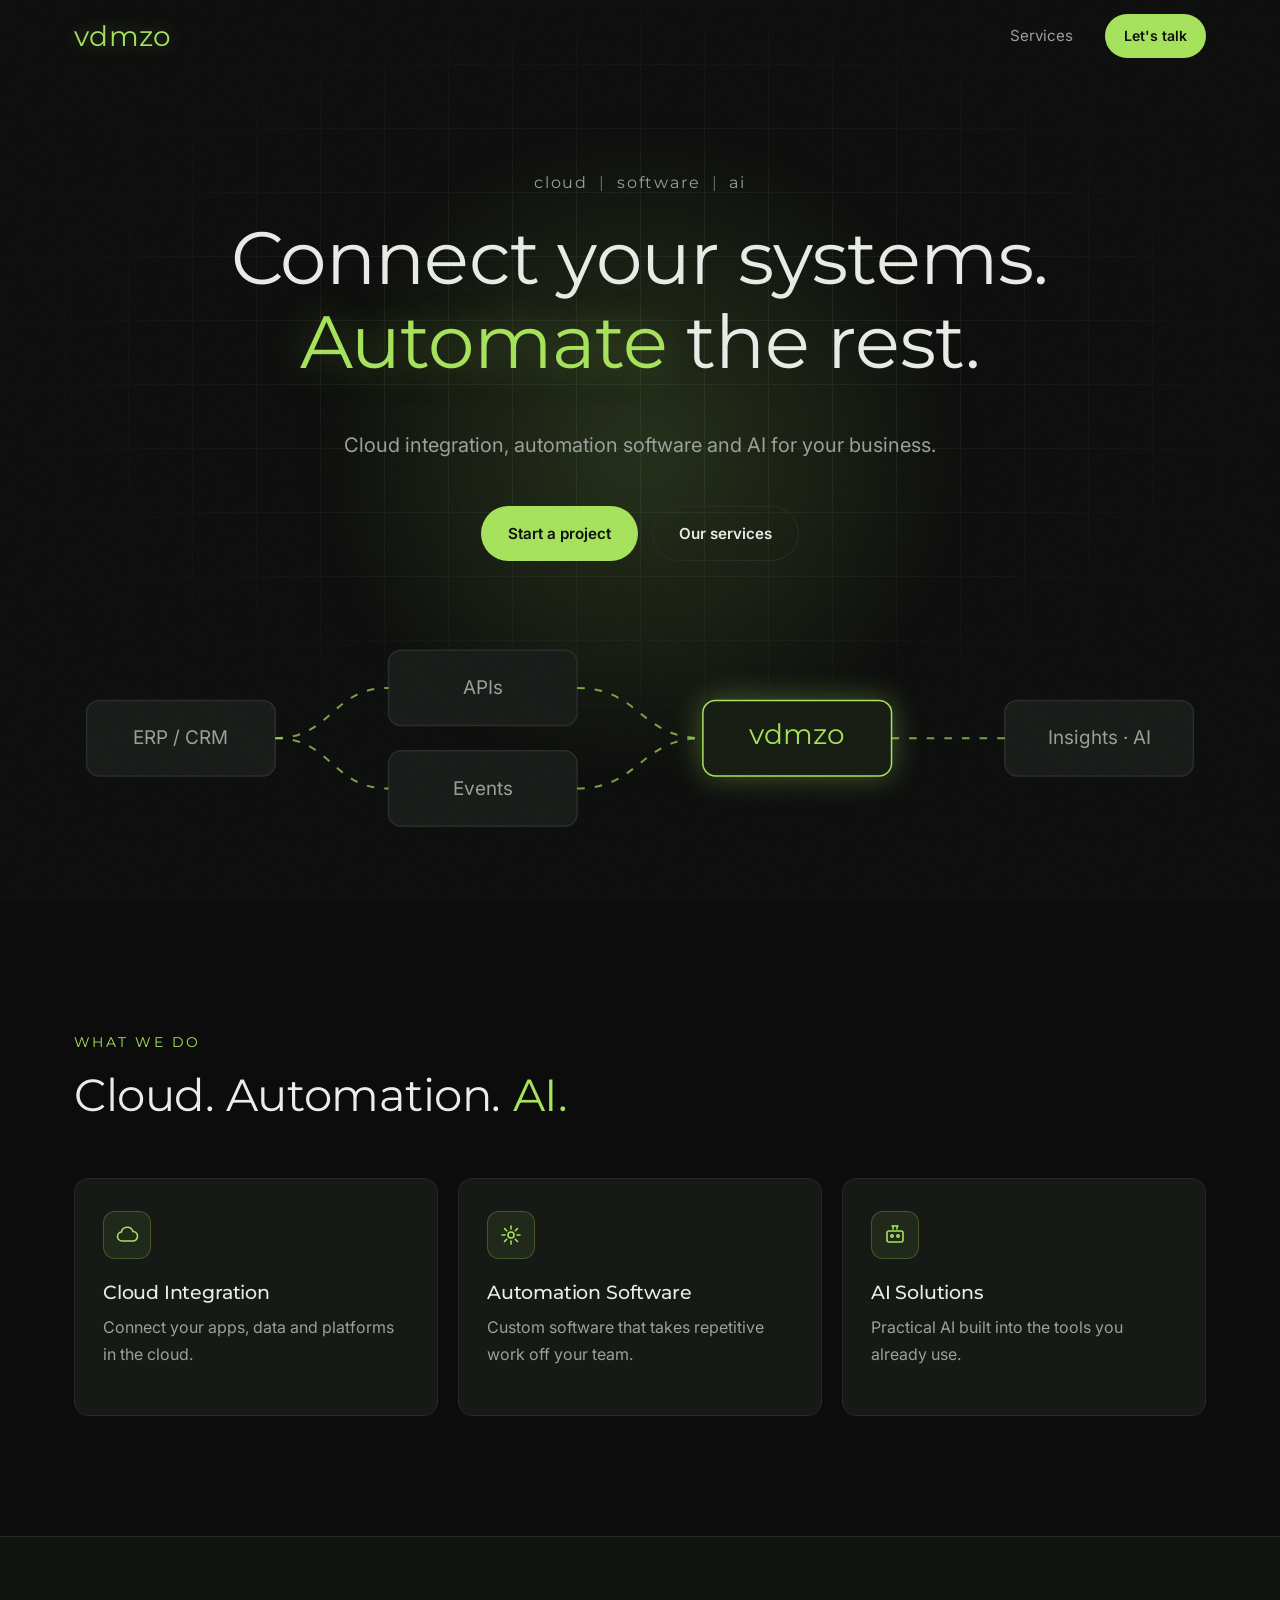
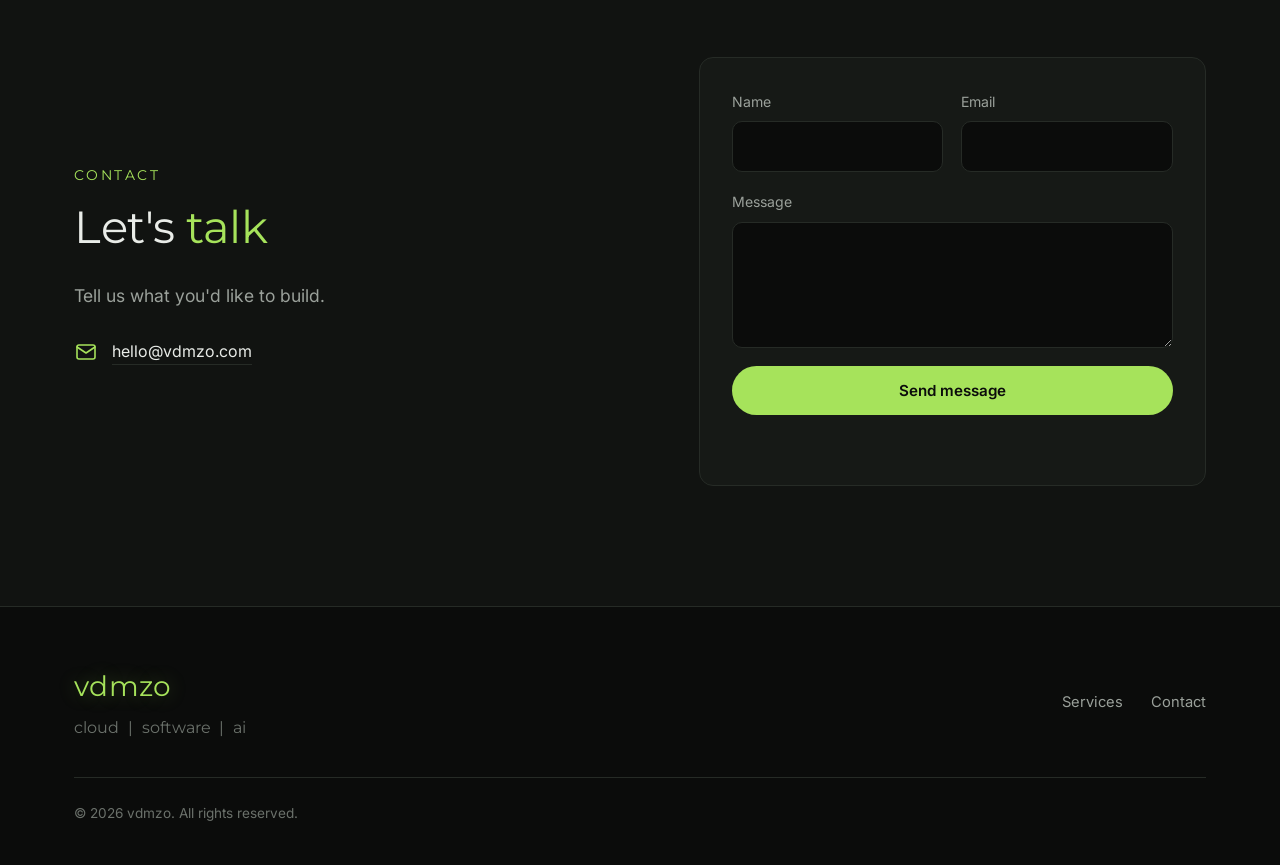
<file: index.html>
<!doctype html>
<html lang="en">
<head>
  <meta charset="utf-8">
  <meta name="viewport" content="width=device-width, initial-scale=1">
  <title>vdmzo — Cloud Integration, Automation & AI</title>
  <meta name="description" content="vdmzo builds cloud integrations, automation software and practical AI solutions that connect your systems and remove manual work.">
  <meta name="theme-color" content="#0b0c0b">
  <link rel="canonical" href="https://vdmzo.com/">
  <link rel="icon" href="assets/favicon.svg" type="image/svg+xml">

  <meta property="og:type" content="website">
  <meta property="og:url" content="https://vdmzo.com/">
  <meta property="og:title" content="vdmzo — cloud | software | ai">
  <meta property="og:description" content="Cloud integration, automation software and AI engineering.">
  <meta property="og:image" content="https://vdmzo.com/assets/og-image.jpg">
  <meta name="twitter:card" content="summary_large_image">

  <link rel="preconnect" href="https://fonts.googleapis.com">
  <link rel="preconnect" href="https://fonts.gstatic.com" crossorigin>
  <link href="https://fonts.googleapis.com/css2?family=Inter:wght@400;500;600&family=Montserrat:wght@300;400;500;600&display=swap" rel="stylesheet">
  <link rel="stylesheet" href="styles.css">
</head>
<body>
  <a class="skip-link" href="#main">Skip to content</a>

  <header class="site-header" id="top">
    <div class="container nav">
      <a href="#top" class="brand" aria-label="vdmzo home">vdmzo</a>
      <button class="nav-toggle" aria-expanded="false" aria-controls="nav-menu" aria-label="Open menu">
        <span></span><span></span>
      </button>
      <nav id="nav-menu" class="nav-menu" aria-label="Primary">
        <a href="#services">Services</a>
        <a href="#contact" class="btn btn-sm btn-primary">Let's talk</a>
      </nav>
    </div>
  </header>

  <main id="main">
    <!-- Hero -->
    <section class="hero">
      <div class="hero-grid" aria-hidden="true"></div>
      <div class="hero-glow" aria-hidden="true"></div>
      <div class="container hero-inner">
        <p class="eyebrow">cloud <span>|</span> software <span>|</span> ai</p>
        <h1>Connect your systems.<br><span class="accent">Automate</span> the rest.</h1>
        <p class="lead">Cloud integration, automation software and AI for your business.</p>
        <div class="hero-cta">
          <a href="#contact" class="btn btn-primary">Start a project</a>
          <a href="#services" class="btn btn-ghost">Our services</a>
        </div>
      </div>
      <div class="hero-diagram container" aria-hidden="true">
        <svg viewBox="0 0 900 180" class="flow">
          <g class="nodes">
            <rect x="10" y="60" width="150" height="60" rx="10"/>
            <rect x="250" y="20" width="150" height="60" rx="10"/>
            <rect x="250" y="100" width="150" height="60" rx="10"/>
            <rect x="500" y="60" width="150" height="60" rx="10" class="core"/>
            <rect x="740" y="60" width="150" height="60" rx="10"/>
          </g>
          <g class="labels">
            <text x="85" y="95">ERP / CRM</text>
            <text x="325" y="55">APIs</text>
            <text x="325" y="135">Events</text>
            <text x="575" y="95" class="core-label">vdmzo</text>
            <text x="815" y="95">Insights · AI</text>
          </g>
          <g class="links">
            <path d="M160 90 C 205 90, 205 50, 250 50"/>
            <path d="M160 90 C 205 90, 205 130, 250 130"/>
            <path d="M400 50 C 450 50, 450 90, 500 90"/>
            <path d="M400 130 C 450 130, 450 90, 500 90"/>
            <path d="M650 90 L 740 90"/>
          </g>
        </svg>
      </div>
    </section>

    <!-- Services -->
    <section class="section" id="services">
      <div class="container">
        <header class="section-head reveal">
          <p class="eyebrow">What we do</p>
          <h2>Cloud. Automation. <span class="accent">AI.</span></h2>
        </header>

        <div class="cards">
          <article class="card reveal">
            <div class="card-icon">
              <svg viewBox="0 0 24 24"><path d="M7 18a4.5 4.5 0 0 1-.6-8.96A6 6 0 0 1 18 8.5a4 4 0 0 1-.5 9.5H7Z"/></svg>
            </div>
            <h3>Cloud Integration</h3>
            <p>Connect your apps, data and platforms in the cloud.</p>
          </article>

          <article class="card reveal">
            <div class="card-icon">
              <svg viewBox="0 0 24 24"><path d="M12 3v3m0 12v3M3 12h3m12 0h3M5.6 5.6l2.1 2.1m8.6 8.6 2.1 2.1M5.6 18.4l2.1-2.1m8.6-8.6 2.1-2.1"/><circle cx="12" cy="12" r="3"/></svg>
            </div>
            <h3>Automation Software</h3>
            <p>Custom software that takes repetitive work off your team.</p>
          </article>

          <article class="card reveal">
            <div class="card-icon">
              <svg viewBox="0 0 24 24"><path d="M9 3h6M10 3v3m4-3v3M6 8h12a2 2 0 0 1 2 2v7a2 2 0 0 1-2 2H6a2 2 0 0 1-2-2v-7a2 2 0 0 1 2-2Z"/><circle cx="9" cy="13" r="1.2"/><circle cx="15" cy="13" r="1.2"/></svg>
            </div>
            <h3>AI Solutions</h3>
            <p>Practical AI built into the tools you already use.</p>
          </article>
        </div>
      </div>
    </section>

    <!-- Contact -->
    <section class="section section-alt contact" id="contact">
      <div class="container split">
        <div class="reveal">
          <p class="eyebrow">Contact</p>
          <h2>Let's <span class="accent">talk</span></h2>
          <p class="section-lead">Tell us what you'd like to build.</p>
          <ul class="contact-list">
            <li>
              <svg viewBox="0 0 24 24"><rect x="3" y="5" width="18" height="14" rx="2"/><path d="m3 7 9 6 9-6"/></svg>
              <a href="mailto:hello@vdmzo.com">hello@vdmzo.com</a>
            </li>
          </ul>
        </div>
        <form class="form reveal" id="contact-form" novalidate>
          <div class="form-row">
            <label>Name<input type="text" name="name" autocomplete="name" required></label>
            <label>Email<input type="email" name="email" autocomplete="email" required></label>
          </div>
          <label>Message<textarea name="message" rows="4" required></textarea></label>
          <button type="submit" class="btn btn-primary btn-block">Send message</button>
          <p class="form-note" role="status" aria-live="polite"></p>
        </form>
      </div>
    </section>
  </main>

  <footer class="site-footer">
    <div class="container footer-inner">
      <div>
        <a href="#top" class="brand">vdmzo</a>
        <p class="footer-tag">cloud <span>|</span> software <span>|</span> ai</p>
      </div>
      <nav class="footer-nav" aria-label="Footer">
        <a href="#services">Services</a>
        <a href="#contact">Contact</a>
      </nav>
      <p class="copyright">© <span id="year">2026</span> vdmzo. All rights reserved.</p>
    </div>
  </footer>

  <script src="script.js" defer></script>
</body>
</html>
</file>
<file: styles.css>
:root {
  --bg: #0b0c0b;
  --bg-alt: #111311;
  --surface: #161916;
  --surface-2: #1c201c;
  --border: #262b26;
  --text: #e9ece8;
  --muted: #9aa09a;
  --dim: #6b716b;
  --accent: #a6e35b;
  --accent-strong: #b9f06f;
  --accent-ink: #0b0c0b;
  --accent-glow: rgba(166, 227, 91, 0.35);
  --radius: 14px;
  --container: 1180px;
  --font-display: "Montserrat", system-ui, sans-serif;
  --font-body: "Inter", system-ui, -apple-system, "Segoe UI", sans-serif;
}

*, *::before, *::after { box-sizing: border-box; }

html { scroll-behavior: smooth; scroll-padding-top: 80px; }

body {
  margin: 0;
  background: var(--bg);
  color: var(--text);
  font-family: var(--font-body);
  font-size: 16px;
  line-height: 1.65;
  -webkit-font-smoothing: antialiased;
  overflow-x: hidden;
}

/* subtle grain, echoing the textured logo backdrop */
body::before {
  content: "";
  position: fixed;
  inset: 0;
  pointer-events: none;
  z-index: 100;
  opacity: 0.05;
  background-image: url("data:image/svg+xml,%3Csvg xmlns='http://www.w3.org/2000/svg' width='160' height='160'%3E%3Cfilter id='n'%3E%3CfeTurbulence type='fractalNoise' baseFrequency='0.9' numOctaves='3' stitchTiles='stitch'/%3E%3C/filter%3E%3Crect width='100%25' height='100%25' filter='url(%23n)'/%3E%3C/svg%3E");
}

img, svg { display: block; max-width: 100%; }
a { color: inherit; text-decoration: none; }

h1, h2, h3 {
  font-family: var(--font-display);
  font-weight: 500;
  line-height: 1.15;
  letter-spacing: -0.01em;
  margin: 0 0 0.6em;
}
h1 { font-size: clamp(2.4rem, 6vw, 4.6rem); font-weight: 400; }
h2 { font-size: clamp(1.8rem, 3.6vw, 2.8rem); font-weight: 400; }
h3 { font-size: 1.2rem; }
p { margin: 0 0 1em; }

.accent { color: var(--accent); }

.container {
  width: 100%;
  max-width: var(--container);
  margin: 0 auto;
  padding: 0 24px;
}

.skip-link {
  position: absolute;
  left: -999px;
  top: 8px;
  background: var(--accent);
  color: var(--accent-ink);
  padding: 8px 14px;
  border-radius: 8px;
  z-index: 200;
}
.skip-link:focus { left: 8px; }

:focus-visible { outline: 2px solid var(--accent); outline-offset: 3px; }

/* ---------- Buttons ---------- */
.btn {
  display: inline-flex;
  align-items: center;
  justify-content: center;
  gap: 8px;
  padding: 14px 26px;
  border-radius: 999px;
  font-weight: 600;
  font-size: 0.95rem;
  border: 1px solid transparent;
  cursor: pointer;
  transition: transform .2s ease, box-shadow .2s ease, background .2s ease, border-color .2s ease, color .2s ease;
  font-family: var(--font-body);
}
.btn-primary {
  background: var(--accent);
  color: var(--accent-ink);
  box-shadow: 0 0 0 0 var(--accent-glow);
}
.btn-primary:hover {
  background: var(--accent-strong);
  transform: translateY(-2px);
  box-shadow: 0 10px 30px -8px var(--accent-glow);
}
.btn-ghost {
  border-color: var(--border);
  color: var(--text);
  background: transparent;
}
.btn-ghost:hover { border-color: var(--accent); color: var(--accent); }
.btn-sm { padding: 9px 18px; font-size: 0.88rem; }
.btn-block { width: 100%; }

/* ---------- Header ---------- */
.site-header {
  position: fixed;
  inset: 0 0 auto;
  z-index: 50;
  transition: background .3s ease, border-color .3s ease, backdrop-filter .3s ease;
  border-bottom: 1px solid transparent;
}
.site-header.scrolled {
  background: rgba(11, 12, 11, 0.82);
  backdrop-filter: blur(12px);
  -webkit-backdrop-filter: blur(12px);
  border-color: var(--border);
}
.nav {
  display: flex;
  align-items: center;
  justify-content: space-between;
  height: 72px;
}
.brand {
  font-family: var(--font-display);
  font-weight: 400;
  font-size: 1.75rem;
  letter-spacing: 0.01em;
  color: var(--accent);
  text-shadow: 0 0 18px var(--accent-glow);
}
.nav-menu { display: flex; align-items: center; gap: 32px; }
.nav-menu a:not(.btn) {
  color: var(--muted);
  font-size: 0.95rem;
  transition: color .2s;
}
.nav-menu a:not(.btn):hover { color: var(--text); }

.nav-toggle {
  display: none;
  background: none;
  border: 0;
  width: 40px;
  height: 40px;
  cursor: pointer;
  position: relative;
}
.nav-toggle span {
  position: absolute;
  left: 9px;
  right: 9px;
  height: 2px;
  background: var(--text);
  transition: transform .25s ease, top .25s ease;
}
.nav-toggle span:first-child { top: 15px; }
.nav-toggle span:last-child { top: 23px; }
.nav-toggle[aria-expanded="true"] span:first-child { top: 19px; transform: rotate(45deg); }
.nav-toggle[aria-expanded="true"] span:last-child { top: 19px; transform: rotate(-45deg); }

/* ---------- Eyebrow ---------- */
.eyebrow {
  font-family: var(--font-display);
  font-size: 0.85rem;
  text-transform: uppercase;
  letter-spacing: 0.18em;
  color: var(--accent);
  margin-bottom: 1.2em;
}
.eyebrow span { color: var(--dim); margin: 0 0.3em; }

/* ---------- Hero ---------- */
.hero {
  position: relative;
  padding: 170px 0 60px;
  overflow: hidden;
  min-height: 100vh;
  display: flex;
  flex-direction: column;
  justify-content: center;
}
.hero-grid {
  position: absolute;
  inset: 0;
  background-image:
    linear-gradient(var(--border) 1px, transparent 1px),
    linear-gradient(90deg, var(--border) 1px, transparent 1px);
  background-size: 64px 64px;
  mask-image: radial-gradient(ellipse 70% 60% at 50% 40%, #000 30%, transparent 75%);
  -webkit-mask-image: radial-gradient(ellipse 70% 60% at 50% 40%, #000 30%, transparent 75%);
  opacity: 0.45;
}
.hero-glow {
  position: absolute;
  width: 720px;
  height: 720px;
  left: 50%;
  top: 10%;
  transform: translateX(-50%);
  background: radial-gradient(circle, rgba(166, 227, 91, 0.16), transparent 65%);
  filter: blur(20px);
  pointer-events: none;
}
.hero-inner { position: relative; text-align: center; }
.hero-inner .eyebrow { color: var(--muted); font-size: 1rem; letter-spacing: 0.12em; text-transform: none; }
.hero h1 .accent { text-shadow: 0 0 40px var(--accent-glow); }
.lead {
  font-size: clamp(1.05rem, 1.6vw, 1.25rem);
  color: var(--muted);
  max-width: 680px;
  margin: 0 auto 2.2em;
}
.hero-cta { display: flex; gap: 14px; justify-content: center; flex-wrap: wrap; }
.hero-points {
  list-style: none;
  padding: 0;
  margin: 44px 0 0;
  display: flex;
  justify-content: center;
  flex-wrap: wrap;
  gap: 10px 32px;
  color: var(--dim);
  font-size: 0.9rem;
}
.hero-points li::before {
  content: "";
  display: inline-block;
  width: 6px;
  height: 6px;
  border-radius: 50%;
  background: var(--accent);
  margin-right: 10px;
  vertical-align: middle;
  box-shadow: 0 0 8px var(--accent);
}

.hero-diagram { position: relative; margin-top: 64px; }
.flow { width: 100%; height: auto; overflow: visible; }
.flow .nodes rect {
  fill: var(--surface);
  stroke: var(--border);
  stroke-width: 1.2;
}
.flow .nodes rect.core {
  stroke: var(--accent);
  fill: #141a10;
  filter: drop-shadow(0 0 12px var(--accent-glow));
}
.flow .labels text {
  fill: var(--muted);
  font-family: var(--font-body);
  font-size: 15px;
  text-anchor: middle;
}
.flow .labels text.core-label {
  fill: var(--accent);
  font-family: var(--font-display);
  font-size: 22px;
}
.flow .links path {
  fill: none;
  stroke: var(--accent);
  stroke-width: 1.6;
  stroke-dasharray: 6 8;
  opacity: 0.7;
  animation: dash 1.6s linear infinite;
}
@keyframes dash { to { stroke-dashoffset: -28; } }

/* ---------- Tech marquee ---------- */
.tech {
  border-top: 1px solid var(--border);
  border-bottom: 1px solid var(--border);
  background: var(--bg-alt);
  padding: 22px 0;
  overflow: hidden;
}
.marquee {
  mask-image: linear-gradient(90deg, transparent, #000 10%, #000 90%, transparent);
  -webkit-mask-image: linear-gradient(90deg, transparent, #000 10%, #000 90%, transparent);
}
.marquee-track {
  display: flex;
  gap: 56px;
  width: max-content;
  animation: marquee 40s linear infinite;
}
.marquee-track span {
  font-family: var(--font-display);
  color: var(--dim);
  font-size: 1.05rem;
  white-space: nowrap;
}
@keyframes marquee { to { transform: translateX(calc(-50% - 28px)); } }

/* ---------- Sections ---------- */
.section { padding: 120px 0; position: relative; }
.section-alt { background: var(--bg-alt); border-top: 1px solid var(--border); border-bottom: 1px solid var(--border); }
.section-head { max-width: 720px; margin-bottom: 56px; }
.section-lead { color: var(--muted); font-size: 1.1rem; }

/* Cards */
.cards {
  display: grid;
  grid-template-columns: repeat(3, 1fr);
  gap: 20px;
}
.card {
  background: var(--surface);
  border: 1px solid var(--border);
  border-radius: var(--radius);
  padding: 32px 28px;
  transition: transform .3s ease, border-color .3s ease, box-shadow .3s ease;
  position: relative;
  overflow: hidden;
}
.card::after {
  content: "";
  position: absolute;
  inset: 0;
  background: radial-gradient(400px circle at var(--mx, 50%) var(--my, 0%), rgba(166, 227, 91, 0.08), transparent 40%);
  opacity: 0;
  transition: opacity .3s;
  pointer-events: none;
}
.card:hover { transform: translateY(-4px); border-color: rgba(166, 227, 91, 0.45); }
.card:hover::after { opacity: 1; }
.card p { color: var(--muted); }
.card-icon {
  width: 48px;
  height: 48px;
  border-radius: 12px;
  display: grid;
  place-items: center;
  background: rgba(166, 227, 91, 0.08);
  border: 1px solid rgba(166, 227, 91, 0.25);
  margin-bottom: 22px;
}
.card-icon svg, .contact-list svg {
  width: 24px;
  height: 24px;
  fill: none;
  stroke: var(--accent);
  stroke-width: 1.6;
  stroke-linecap: round;
  stroke-linejoin: round;
}
.tags { list-style: none; padding: 0; margin: 18px 0 0; display: flex; flex-wrap: wrap; gap: 8px; }
.tags li {
  font-size: 0.78rem;
  color: var(--muted);
  border: 1px solid var(--border);
  padding: 4px 10px;
  border-radius: 999px;
}

/* Split */
.split {
  display: grid;
  grid-template-columns: 1.05fr 0.95fr;
  gap: 64px;
  align-items: center;
}
.checklist { list-style: none; padding: 0; margin: 0 0 32px; }
.checklist li {
  position: relative;
  padding-left: 32px;
  margin-bottom: 14px;
  color: var(--muted);
}
.checklist li strong { color: var(--text); font-weight: 600; }
.checklist li::before {
  content: "";
  position: absolute;
  left: 0;
  top: 6px;
  width: 18px;
  height: 18px;
  border-radius: 50%;
  background: rgba(166, 227, 91, 0.12) url("data:image/svg+xml,%3Csvg xmlns='http://www.w3.org/2000/svg' viewBox='0 0 24 24' fill='none' stroke='%23a6e35b' stroke-width='3' stroke-linecap='round' stroke-linejoin='round'%3E%3Cpath d='m6 12 4 4 8-8'/%3E%3C/svg%3E") center/12px no-repeat;
}

/* Terminal */
.terminal {
  background: #0a0b0a;
  border: 1px solid var(--border);
  border-radius: var(--radius);
  box-shadow: 0 30px 80px -30px rgba(0, 0, 0, 0.8), 0 0 60px -20px var(--accent-glow);
  overflow: hidden;
}
.terminal-bar {
  display: flex;
  align-items: center;
  gap: 8px;
  padding: 14px 16px;
  border-bottom: 1px solid var(--border);
  background: var(--surface);
}
.terminal-bar span { width: 11px; height: 11px; border-radius: 50%; background: var(--border); }
.terminal-bar em { margin-left: auto; font-style: normal; font-size: 0.8rem; color: var(--dim); font-family: ui-monospace, monospace; }
.terminal pre {
  margin: 0;
  padding: 26px 24px;
  font-family: ui-monospace, "SF Mono", Menlo, Consolas, monospace;
  font-size: 0.9rem;
  line-height: 1.9;
  color: var(--text);
  overflow-x: auto;
}
.terminal .c { color: var(--dim); }
.terminal .k { color: var(--accent); display: inline-block; min-width: 8ch; }
.terminal .ok { color: var(--accent); }
.terminal .cursor { color: var(--accent); animation: blink 1s steps(1) infinite; }
@keyframes blink { 50% { opacity: 0; } }

/* Features */
.features {
  display: grid;
  grid-template-columns: repeat(4, 1fr);
  gap: 0;
  border-top: 1px solid var(--border);
}
.feature {
  padding: 36px 28px 8px 0;
  border-right: 1px solid var(--border);
  padding-left: 28px;
}
.feature:first-child { padding-left: 0; }
.feature:last-child { border-right: 0; }
.feature p { color: var(--muted); }
.feature-num {
  display: block;
  font-family: var(--font-display);
  color: var(--accent);
  font-size: 0.9rem;
  margin-bottom: 18px;
  letter-spacing: 0.1em;
}

/* Steps */
.steps {
  list-style: none;
  padding: 0;
  margin: 0;
  display: grid;
  grid-template-columns: repeat(4, 1fr);
  gap: 24px;
  counter-reset: none;
  position: relative;
}
.steps::before {
  content: "";
  position: absolute;
  top: 22px;
  left: 22px;
  right: 22px;
  height: 1px;
  background: linear-gradient(90deg, var(--accent), var(--border));
  opacity: 0.6;
}
.step { position: relative; }
.step p { color: var(--muted); }
.step-num {
  position: relative;
  display: grid;
  place-items: center;
  width: 44px;
  height: 44px;
  border-radius: 50%;
  background: var(--bg-alt);
  border: 1px solid var(--accent);
  color: var(--accent);
  font-family: var(--font-display);
  margin-bottom: 24px;
  box-shadow: 0 0 18px -4px var(--accent-glow);
}

/* Plans */
.plans {
  display: grid;
  grid-template-columns: repeat(3, 1fr);
  gap: 20px;
  align-items: stretch;
}
.plan {
  background: var(--surface);
  border: 1px solid var(--border);
  border-radius: var(--radius);
  padding: 36px 30px;
  display: flex;
  flex-direction: column;
  position: relative;
}
.plan p { color: var(--muted); }
.plan .plan-sub { color: var(--accent); font-size: 0.9rem; margin-top: -0.4em; }
.plan ul { list-style: none; padding: 0; margin: 8px 0 28px; flex: 1; }
.plan ul li { padding: 10px 0; border-top: 1px solid var(--border); color: var(--text); font-size: 0.95rem; }
.plan-featured {
  border-color: rgba(166, 227, 91, 0.6);
  background: linear-gradient(180deg, #151b10, var(--surface) 60%);
  box-shadow: 0 0 60px -25px var(--accent-glow);
}
.plan-badge {
  position: absolute;
  top: -12px;
  left: 30px;
  background: var(--accent);
  color: var(--accent-ink);
  font-size: 0.75rem;
  font-weight: 600;
  padding: 4px 12px;
  border-radius: 999px;
}

/* Contact */
.contact-list { list-style: none; padding: 0; margin: 28px 0 0; }
.contact-list li { display: flex; align-items: center; gap: 14px; margin-bottom: 14px; color: var(--muted); }
.contact-list a { color: var(--text); border-bottom: 1px solid var(--border); transition: color .2s, border-color .2s; }
.contact-list a:hover { color: var(--accent); border-color: var(--accent); }

.form {
  background: var(--surface);
  border: 1px solid var(--border);
  border-radius: var(--radius);
  padding: 32px;
  display: grid;
  gap: 18px;
}
.form-row { display: grid; grid-template-columns: 1fr 1fr; gap: 18px; }
.form label { display: grid; gap: 8px; font-size: 0.88rem; color: var(--muted); }
.form input, .form select, .form textarea {
  width: 100%;
  background: var(--bg);
  border: 1px solid var(--border);
  border-radius: 10px;
  padding: 12px 14px;
  color: var(--text);
  font: inherit;
  font-size: 0.95rem;
  transition: border-color .2s, box-shadow .2s;
}
.form textarea { resize: vertical; }
.form input:focus, .form select:focus, .form textarea:focus {
  outline: none;
  border-color: var(--accent);
  box-shadow: 0 0 0 3px rgba(166, 227, 91, 0.15);
}
.form .invalid { border-color: #e36b5b; }
.form-note { margin: 0; font-size: 0.9rem; color: var(--accent); min-height: 1.4em; }

/* Footer */
.site-footer { padding: 56px 0 40px; }
.footer-inner {
  display: grid;
  grid-template-columns: 1fr auto;
  gap: 24px 40px;
  align-items: center;
}
.footer-tag { color: var(--dim); margin: 6px 0 0; font-family: var(--font-display); }
.footer-tag span { margin: 0 0.3em; }
.footer-nav { display: flex; gap: 28px; flex-wrap: wrap; }
.footer-nav a { color: var(--muted); font-size: 0.92rem; }
.footer-nav a:hover { color: var(--accent); }
.copyright {
  grid-column: 1 / -1;
  border-top: 1px solid var(--border);
  padding-top: 24px;
  margin: 12px 0 0;
  color: var(--dim);
  font-size: 0.85rem;
}

/* Reveal on scroll */
.reveal { opacity: 0; transform: translateY(24px); transition: opacity .7s ease, transform .7s ease; }
.reveal.visible { opacity: 1; transform: none; }
.no-js .reveal { opacity: 1; transform: none; }

/* ---------- Responsive ---------- */
@media (max-width: 1024px) {
  .cards, .plans { grid-template-columns: repeat(2, 1fr); }
  .features { grid-template-columns: repeat(2, 1fr); }
  .feature { border-right: 0; padding-left: 0; border-bottom: 1px solid var(--border); }
  .feature:nth-child(odd) { border-right: 1px solid var(--border); padding-right: 28px; }
  .feature:nth-child(even) { padding-left: 28px; }
  .steps { grid-template-columns: repeat(2, 1fr); row-gap: 48px; }
  .steps::before { display: none; }
  .split { grid-template-columns: 1fr; gap: 48px; }
}

@media (max-width: 760px) {
  .container { padding: 0 16px; }
  .nav-toggle { display: block; }
  .nav-menu {
    position: fixed;
    top: 72px;
    left: 0;
    right: 0;
    flex-direction: column;
    align-items: stretch;
    gap: 0;
    padding: 12px 16px 24px;
    background: rgba(11, 12, 11, 0.97);
    border-bottom: 1px solid var(--border);
    transform: translateY(-8px);
    opacity: 0;
    visibility: hidden;
    transition: opacity .25s, transform .25s, visibility .25s;
  }
  .nav-menu.open { opacity: 1; transform: none; visibility: visible; }
  .nav-menu a:not(.btn) { padding: 14px 0; border-bottom: 1px solid var(--border); font-size: 1.05rem; }
  .nav-menu .btn { margin-top: 18px; padding: 14px; }

  .hero { padding: 130px 0 40px; min-height: auto; }
  .hero-diagram { display: none; }
  .section { padding: 84px 0; }
  .cards, .plans, .features, .steps { grid-template-columns: 1fr; }
  .feature, .feature:nth-child(odd), .feature:nth-child(even) { border-right: 0; padding: 28px 0 8px; }
  .form { padding: 22px; }
  .form-row { grid-template-columns: 1fr; }
  .footer-inner { grid-template-columns: 1fr; }
  .plans { gap: 28px; }
}

@media (prefers-reduced-motion: reduce) {
  html { scroll-behavior: auto; }
  *, *::before, *::after { animation: none !important; transition: none !important; }
  .reveal { opacity: 1; transform: none; }
}
</file>
